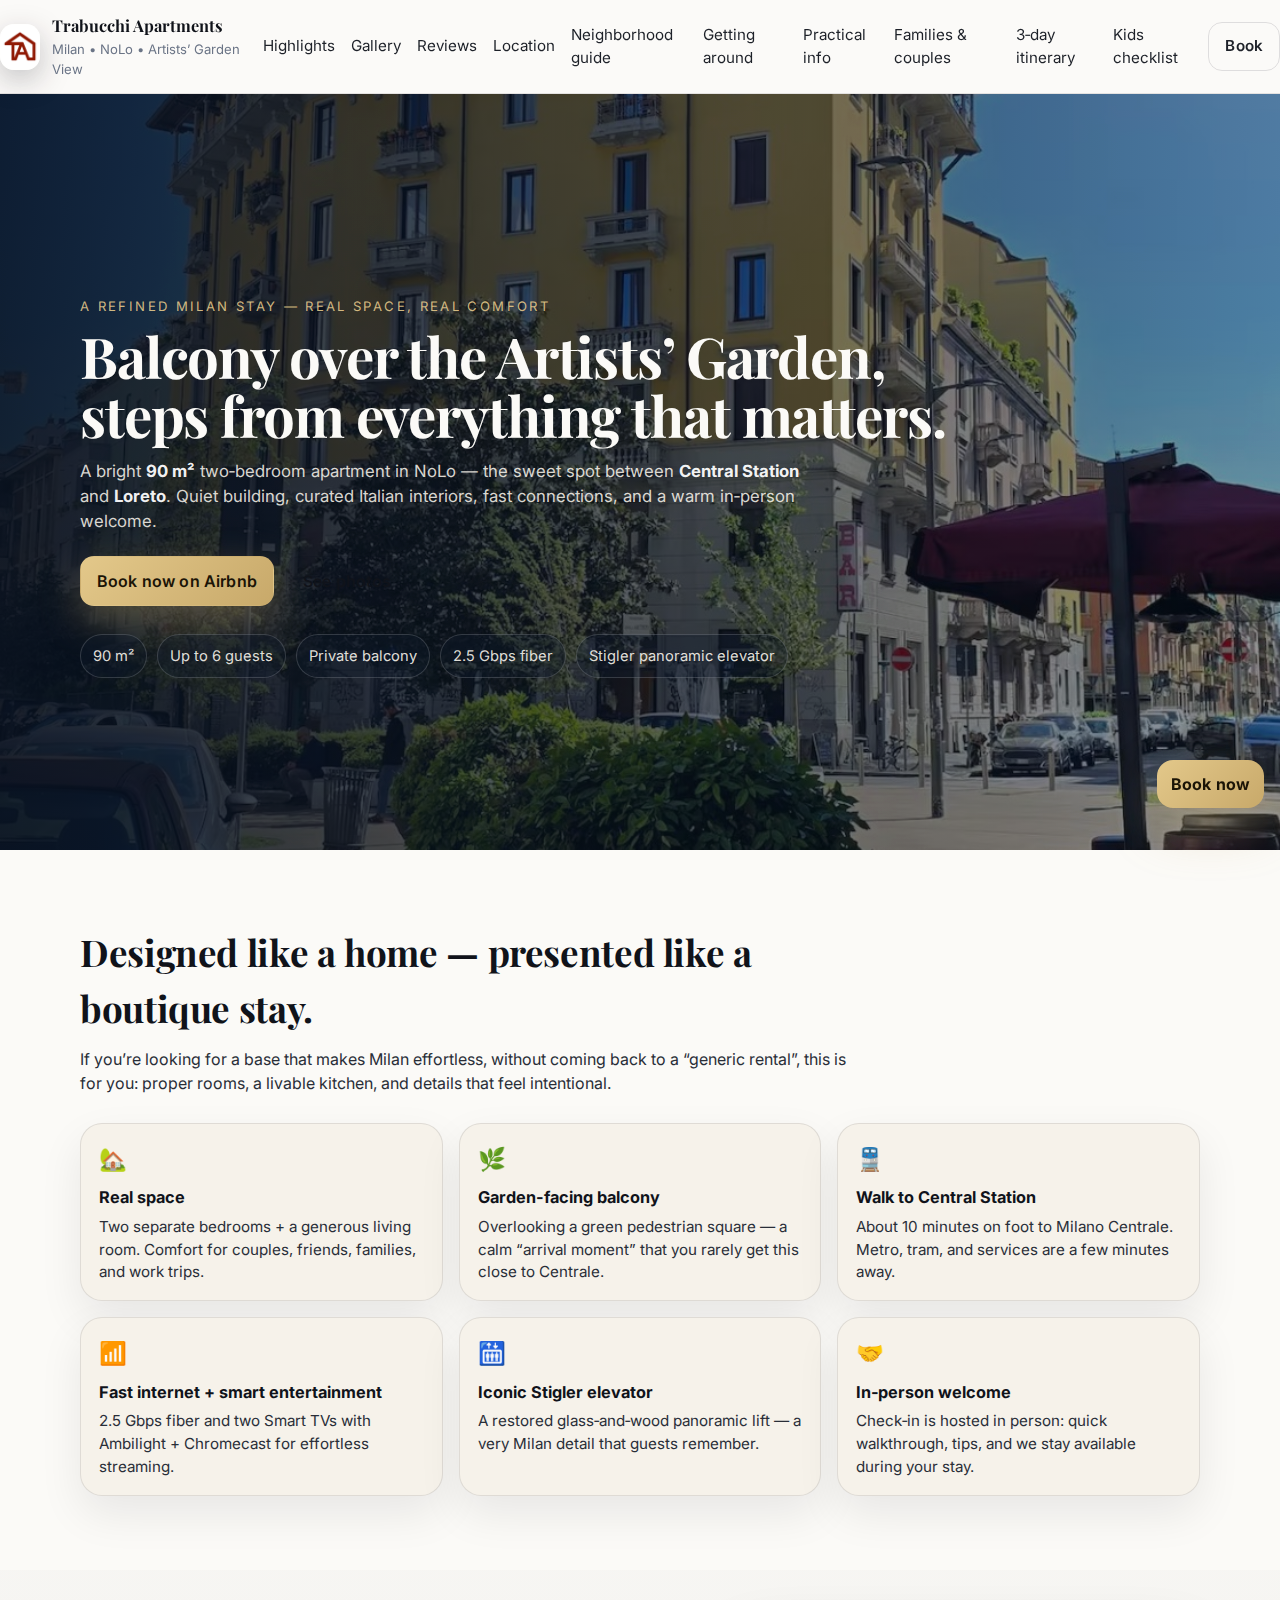
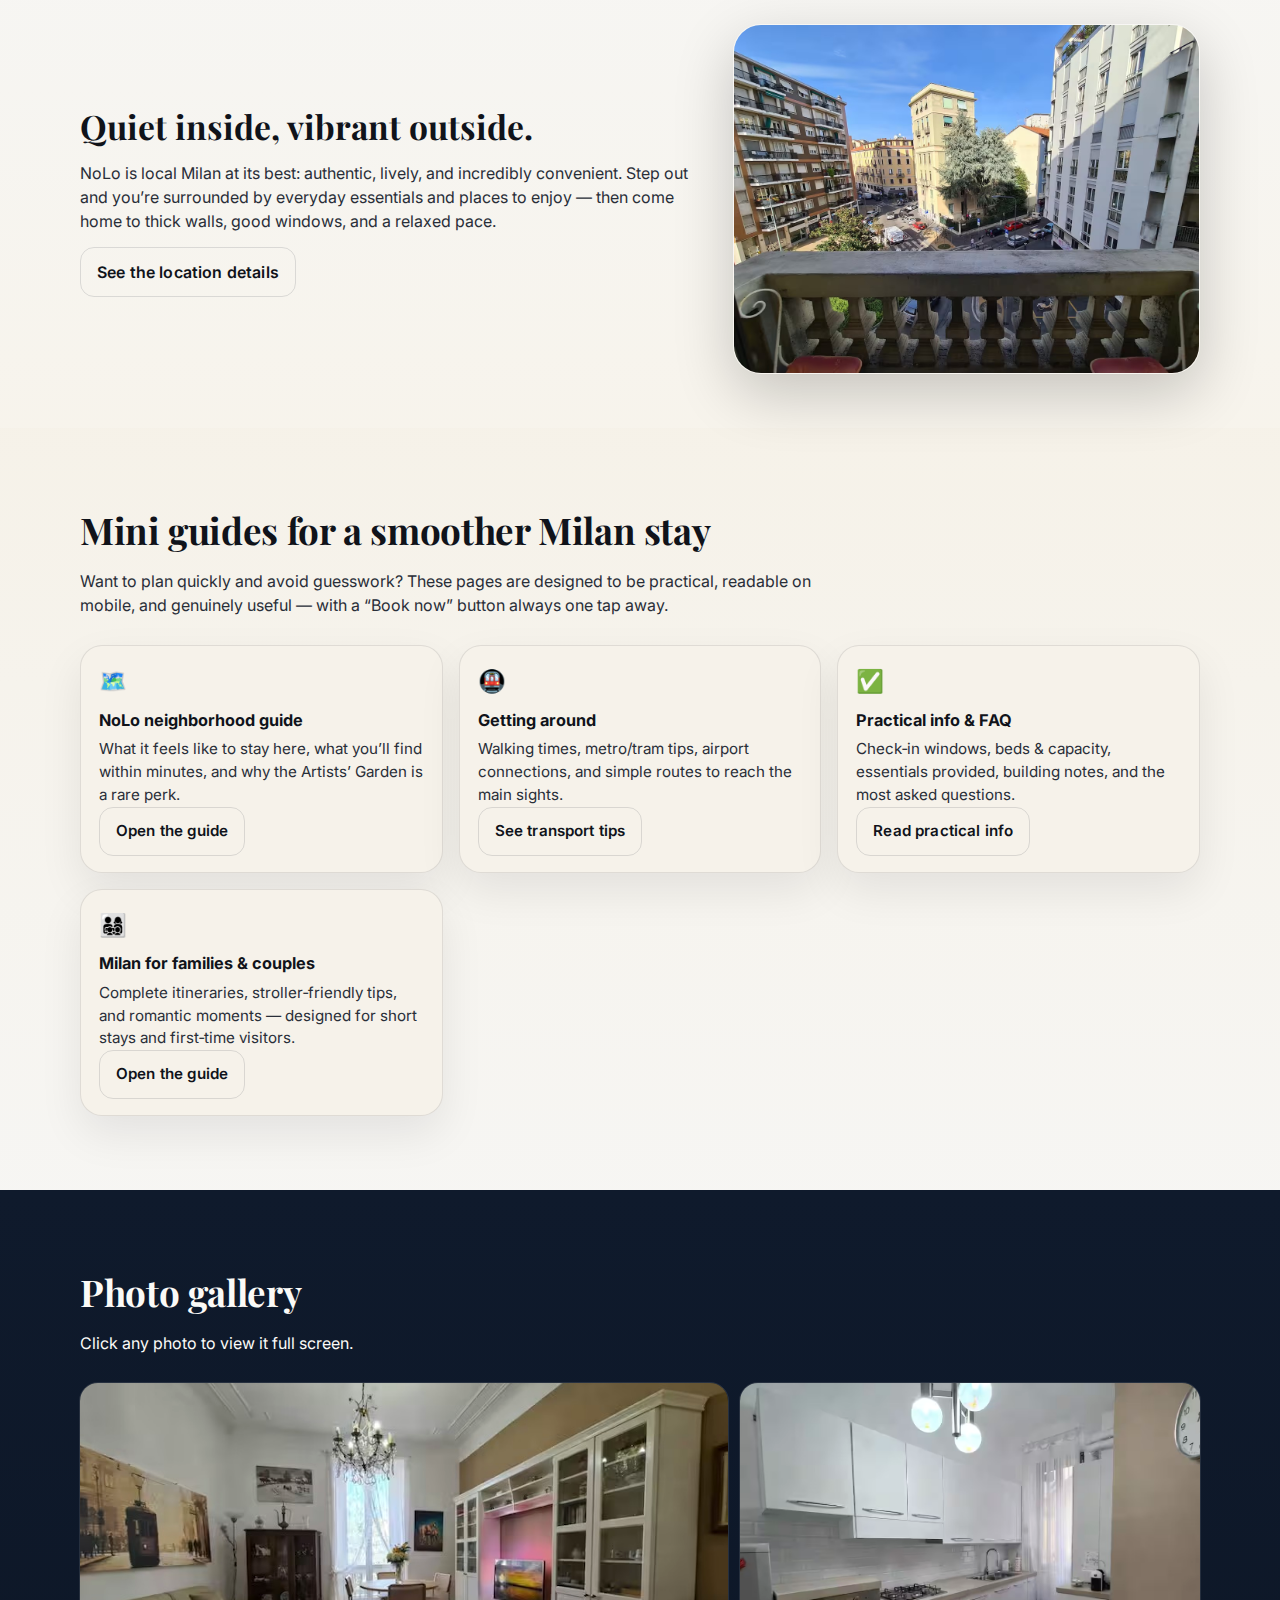
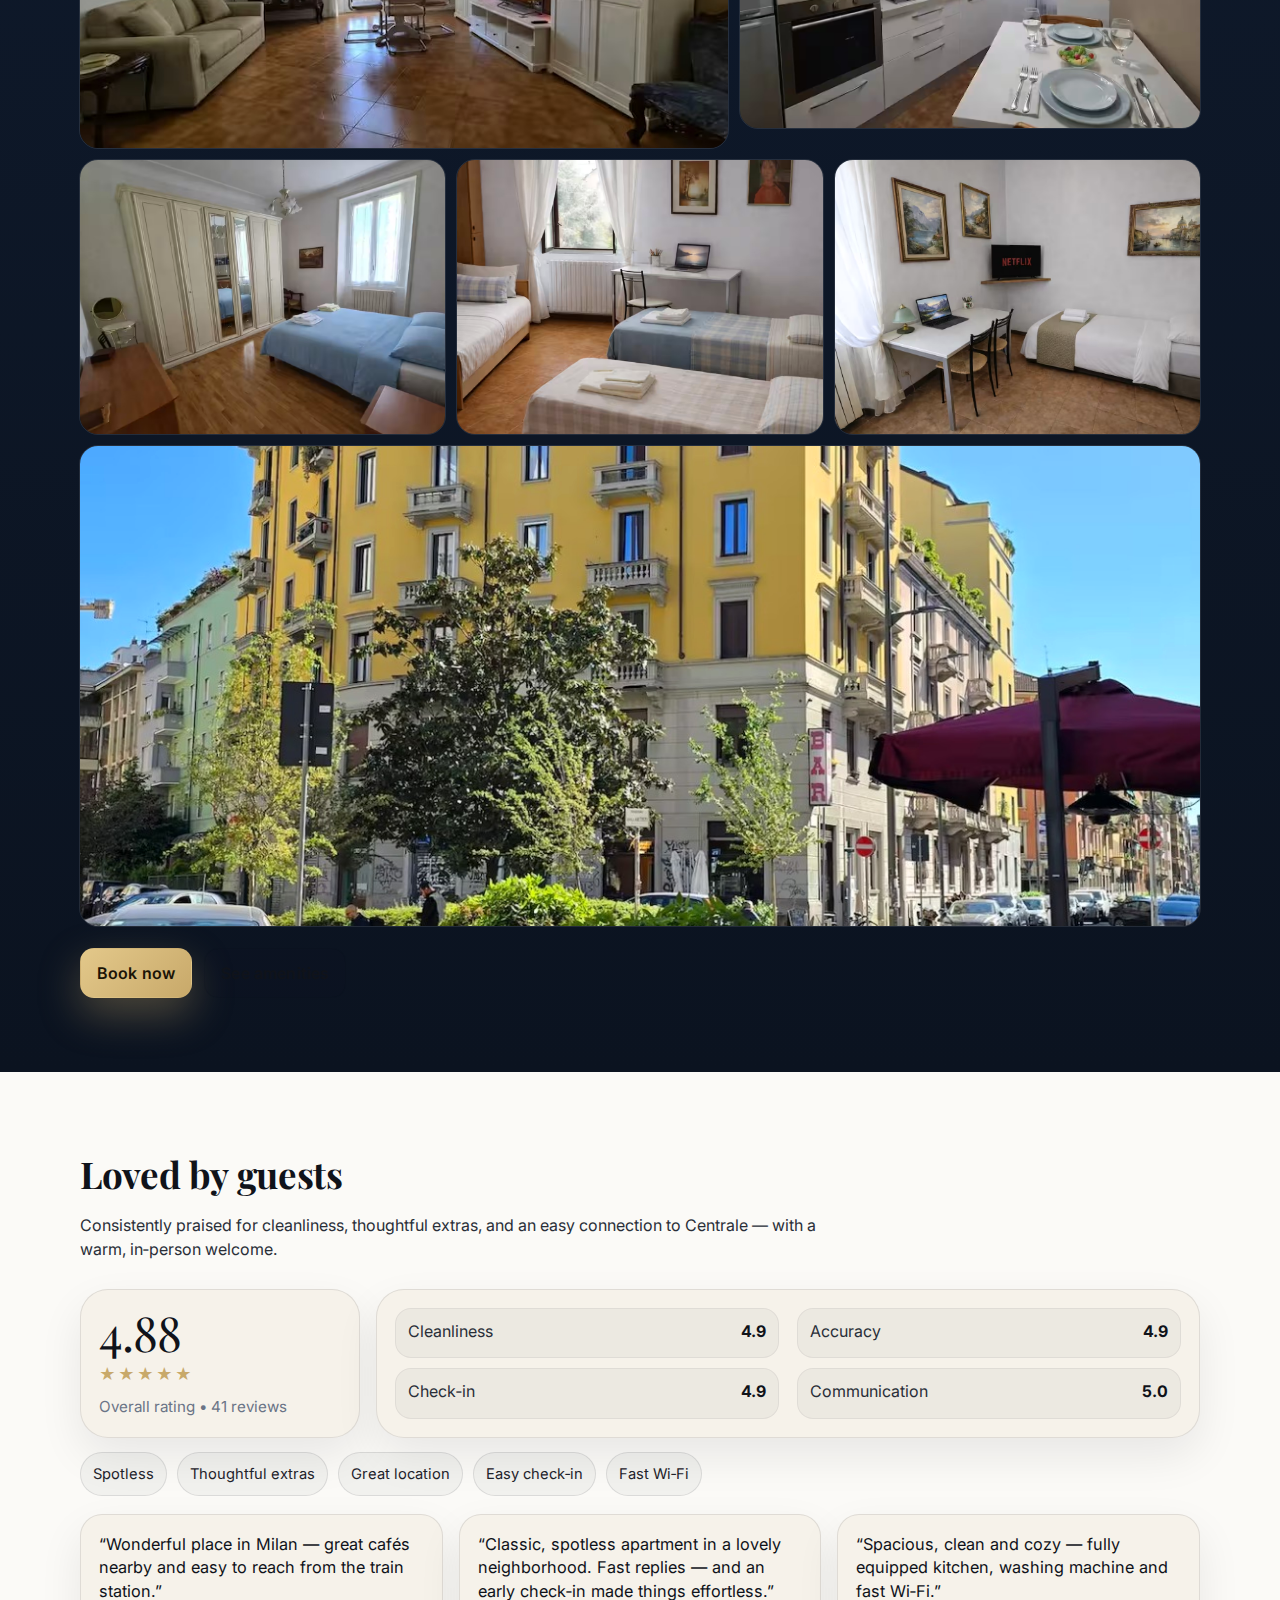
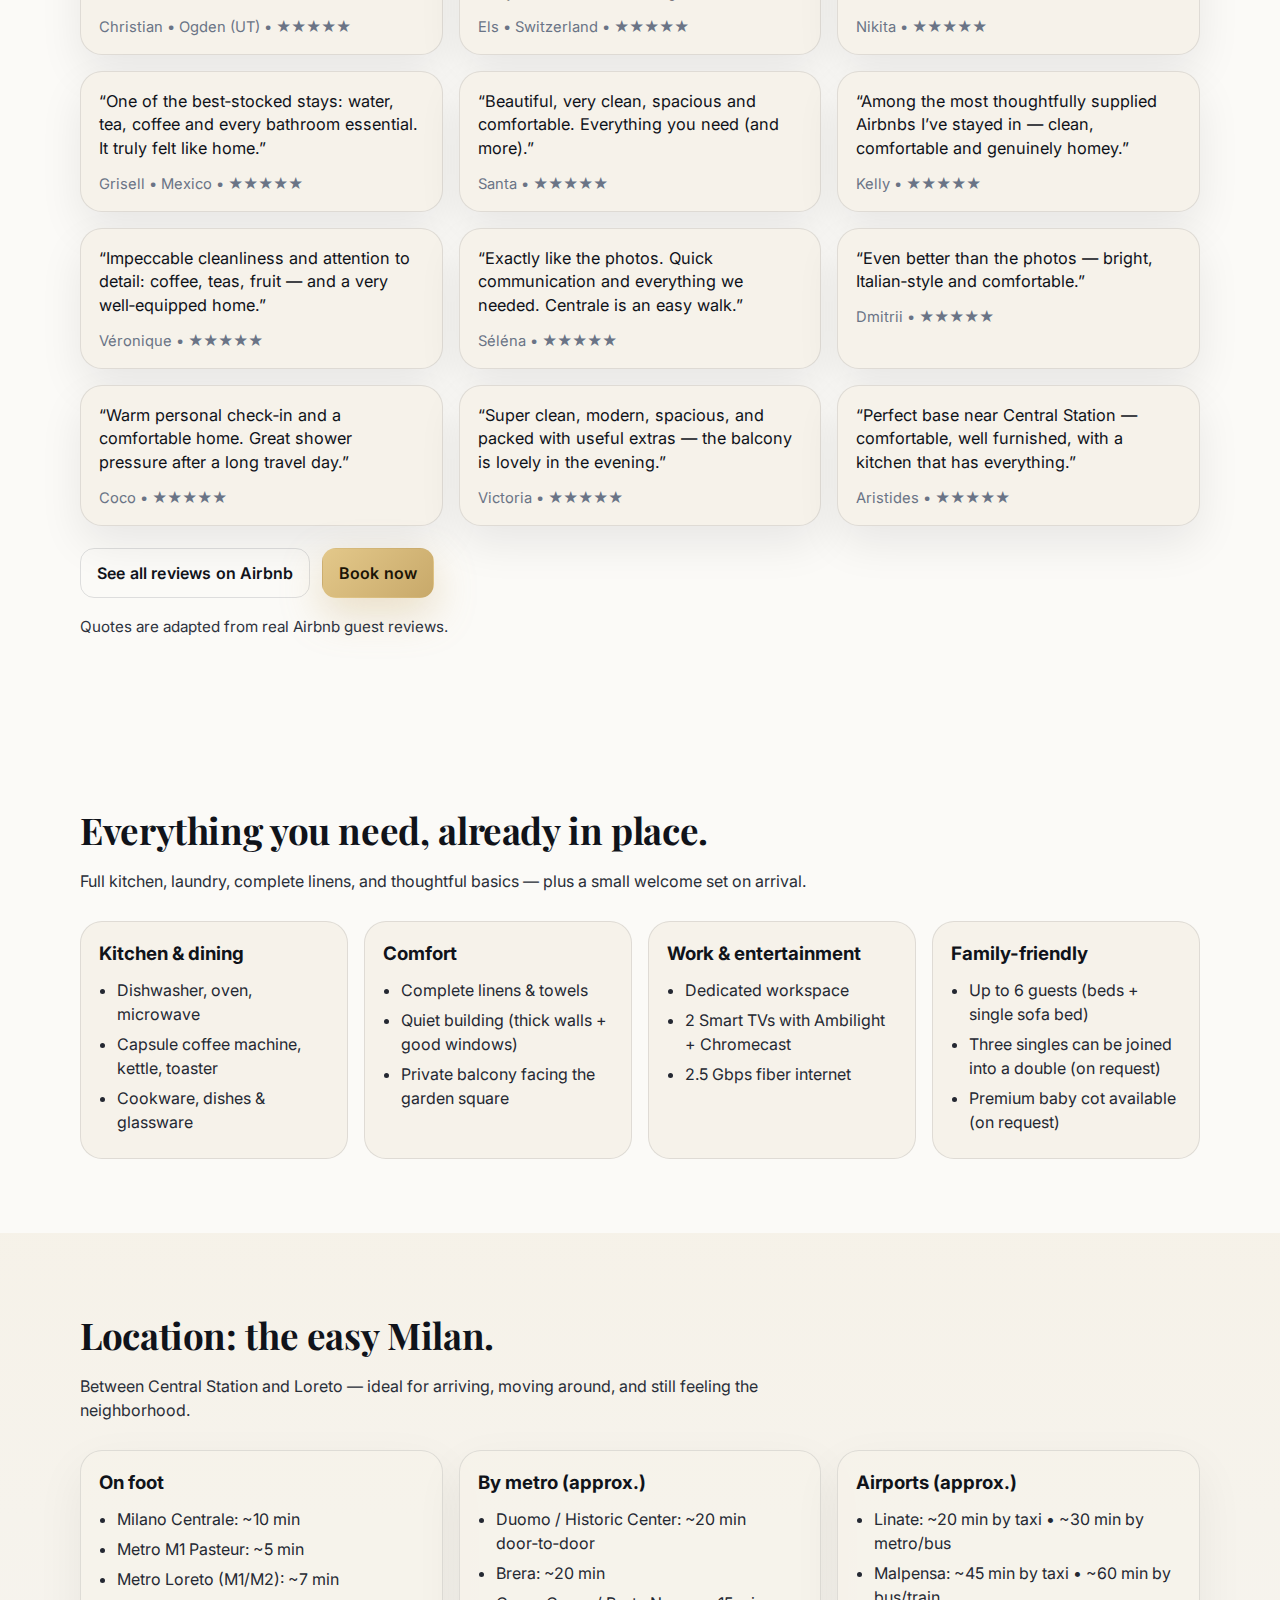
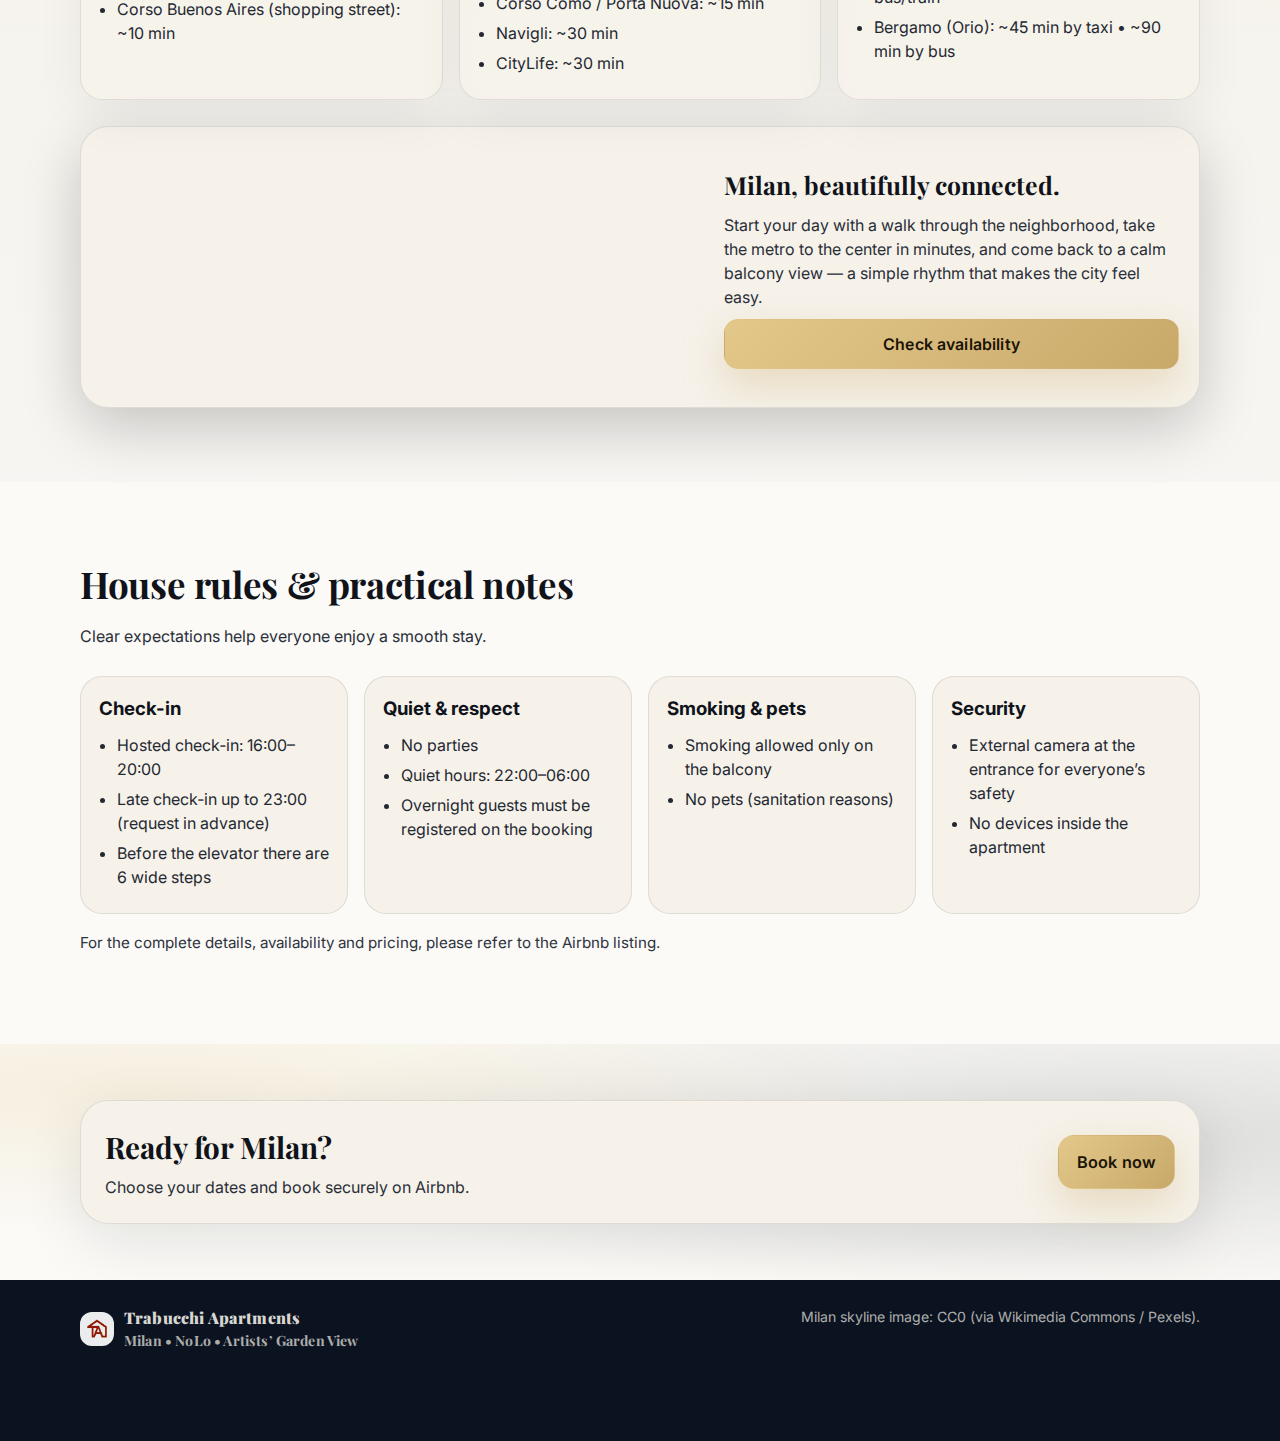
<file: index.html>
<!doctype html>
<html lang="en">
<head>
  <!-- Google tag (gtag.js) -->
<script async src="https://www.googletagmanager.com/gtag/js?id=G-2B6K02C96Y"></script>
<script>
  window.dataLayer = window.dataLayer || [];
  function gtag(){dataLayer.push(arguments);}
  gtag('js', new Date());

  gtag('config', 'G-2B6K02C96Y');
</script>
  <meta charset="utf-8" />
  <meta name="viewport" content="width=device-width, initial-scale=1" />
  <title>Trabucchi Apartments — Artists’ Garden View, Milan</title>
  <meta name="description" content="A refined 90 m² two‑bedroom apartment in Milan (NoLo), with a private balcony overlooking the Artists’ Garden. 10 min walk to Central Station, 2.5 Gbps fiber, Stigler panoramic elevator." />
  <link rel="canonical" href="https://andreatrabucchi.github.io/nolo-centrale-apartment/" />
  <meta name="theme-color" content="#0B1320" />

  <link rel="icon" type="image/png" href="assets/img/favicon-32.png" />
  <link rel="apple-touch-icon" href="assets/img/apple-touch-icon.png" />

  <!-- Open Graph -->
  <meta property="og:title" content="Trabucchi Apartments — Artists’ Garden View, Milan" />
  <meta property="og:description" content="Balcony over a green pedestrian square • 10 min walk to Central Station • 2.5 Gbps fiber • Italian-style interiors." />
  <meta property="og:type" content="website" />
  <meta property="og:image" content="assets/img/exterior-street.jpg" />

  <link rel="preconnect" href="https://fonts.googleapis.com" />
  <link rel="preconnect" href="https://fonts.gstatic.com" crossorigin />
  <link href="https://fonts.googleapis.com/css2?family=Inter:wght@300;400;500;600&family=Playfair+Display:wght@500;600;700&display=swap" rel="stylesheet" />

  <link rel="stylesheet" href="assets/css/styles.css" />
  <script defer src="assets/js/main.js"></script>
  <script type="application/ld+json">
{
  "@context": "https://schema.org",
  "@type": "LodgingBusiness",
  "name": "Trabucchi Apartments — Artists’ Garden View, Milan",
  "url": "https://andreatrabucchi.github.io/nolo-centrale-apartment/",
  "sameAs": "https://www.airbnb.it/rooms/1003542985765959264",
  "areaServed": "Milan, Lombardy, Italy",
  "description": "Refined 90 m² two‑bedroom apartment in Milan (NoLo), with a private balcony overlooking the Artists’ Garden. 10 min walk to Central Station, 2.5 Gbps fiber, Stigler panoramic elevator.",
  "image": [
    "https://andreatrabucchi.github.io/nolo-centrale-apartment/assets/img/living-room.jpg",
    "https://andreatrabucchi.github.io/nolo-centrale-apartment/assets/img/balcony-view.jpg",
    "https://andreatrabucchi.github.io/nolo-centrale-apartment/assets/img/bedroom-1.jpg",
    "https://andreatrabucchi.github.io/nolo-centrale-apartment/assets/img/kitchen.jpg"
  ],
  "aggregateRating": {
    "@type": "AggregateRating",
    "ratingValue": "4.88",
    "ratingCount": "41"
  }
}
  </script>
</head>

<body>
  <!-- Sticky booking (always visible) -->
  <a class="book-fab" href="https://www.airbnb.it/rooms/1003542985765959264" target="_blank" rel="noopener">Book now</a>

  <div class="book-bar" role="region" aria-label="Booking">
    <div class="book-bar__inner">
      <div class="book-bar__text">
        <strong>Artists’ Garden View</strong>
        <span>Check dates & availability on Airbnb</span>
      </div>
      <a class="btn btn--gold" href="https://www.airbnb.it/rooms/1003542985765959264" target="_blank" rel="noopener">Book now</a>
    </div>
  </div>

  <header class="top">
    <nav class="nav">
      <a class="brand" href="#top" aria-label="Home">
        <span class="brand__mark" aria-hidden="true"><img class="brand__logo" src="assets/img/ta-mark.png" alt="" /></span>
        <span class="brand__text">
          <span class="brand__name">Trabucchi Apartments</span>
          <span class="brand__tag">Milan • NoLo • Artists’ Garden View</span>
        </span>
      </a>

      <button class="nav__toggle" type="button" aria-label="Open menu" aria-expanded="false">
        <span></span><span></span><span></span>
      </button>

      <div class="nav__links">
        <a href="#highlights">Highlights</a>
        <a href="#gallery">Gallery</a>
        <a href="#reviews">Reviews</a>
        <a href="#location">Location</a>
        <a href="nolo-neighborhood-guide.html">Neighborhood guide</a>
        <a href="getting-around.html">Getting around</a>
        <a href="practical-info.html">Practical info</a>
        <a href="milan-family-couples-guide.html">Families &amp; couples</a>
        <a href="milan-3-day-itinerary.html">3‑day itinerary</a>
        <a href="milan-with-kids-checklist.html">Kids checklist</a>
        <a class="btn btn--ghost" href="https://www.airbnb.it/rooms/1003542985765959264" target="_blank" rel="noopener">Book</a>
      </div>
    </nav>
  </header>

  <main id="top">
    <!-- HERO -->
    <section class="hero">
      <div class="hero__bg" aria-hidden="true"></div>
      <div class="container hero__content">
        <p class="eyebrow">A refined Milan stay — real space, real comfort</p>
        <h1>Balcony over the Artists’ Garden, steps from everything that matters.</h1>
        <p class="lead">
          A bright <strong>90 m²</strong> two‑bedroom apartment in NoLo — the sweet spot between
          <strong>Central Station</strong> and <strong>Loreto</strong>.
          Quiet building, curated Italian interiors, fast connections, and a warm in‑person welcome.
        </p>

        <div class="hero__cta">
          <a class="btn btn--gold" href="https://www.airbnb.it/rooms/1003542985765959264" target="_blank" rel="noopener">Book now on Airbnb</a>
          <a class="btn btn--soft" href="#gallery">See photos</a>
        </div>

        <div class="hero__chips" aria-label="Key facts">
          <div class="chip">90 m²</div>
          <div class="chip">Up to 6 guests</div>
          <div class="chip">Private balcony</div>
          <div class="chip">2.5 Gbps fiber</div>
          <div class="chip">Stigler panoramic elevator</div>
        </div>
      </div>
    </section>

    <!-- HIGHLIGHTS -->
    <section id="highlights" class="section">
      <div class="container">
        <div class="section__head">
          <h2>Designed like a home — presented like a boutique stay.</h2>
          <p>
            If you’re looking for a base that makes Milan effortless, without coming back to a “generic rental”,
            this is for you: proper rooms, a livable kitchen, and details that feel intentional.
          </p>
        </div>

        <div class="grid cards">
          <article class="card">
            <div class="card__icon" aria-hidden="true">🏡</div>
            <h3>Real space</h3>
            <p>Two separate bedrooms + a generous living room. Comfort for couples, friends, families, and work trips.</p>
          </article>

          <article class="card">
            <div class="card__icon" aria-hidden="true">🌿</div>
            <h3>Garden-facing balcony</h3>
            <p>Overlooking a green pedestrian square — a calm “arrival moment” that you rarely get this close to Centrale.</p>
          </article>

          <article class="card">
            <div class="card__icon" aria-hidden="true">🚆</div>
            <h3>Walk to Central Station</h3>
            <p>About 10 minutes on foot to Milano Centrale. Metro, tram, and services are a few minutes away.</p>
          </article>

          <article class="card">
            <div class="card__icon" aria-hidden="true">📶</div>
            <h3>Fast internet + smart entertainment</h3>
            <p>2.5 Gbps fiber and two Smart TVs with Ambilight + Chromecast for effortless streaming.</p>
          </article>

          <article class="card">
            <div class="card__icon" aria-hidden="true">🛗</div>
            <h3>Iconic Stigler elevator</h3>
            <p>A restored glass‑and‑wood panoramic lift — a very Milan detail that guests remember.</p>
          </article>

          <article class="card">
            <div class="card__icon" aria-hidden="true">🤝</div>
            <h3>In‑person welcome</h3>
            <p>Check‑in is hosted in person: quick walkthrough, tips, and we stay available during your stay.</p>
          </article>
        </div>
      </div>
    </section>

    <!-- FEATURE STRIP -->
    <section class="strip">
      <div class="container strip__inner">
        <div class="strip__copy">
          <h2>Quiet inside, vibrant outside.</h2>
          <p>
            NoLo is local Milan at its best: authentic, lively, and incredibly convenient.
            Step out and you’re surrounded by everyday essentials and places to enjoy —
            then come home to thick walls, good windows, and a relaxed pace.
          </p>
          <a class="btn btn--ghost" href="#location">See the location details</a>
        </div>
        <div class="strip__media">
          <img src="assets/img/balcony-view.jpg" alt="View from the balcony over the neighborhood" loading="lazy" />
        </div>
      </div>
    </section>

    
<!-- GUIDES -->
<section id="guides" class="section section--tint">
  <div class="container">
    <div class="section__head">
      <h2>Mini guides for a smoother Milan stay</h2>
      <p>
        Want to plan quickly and avoid guesswork? These pages are designed to be practical, readable on mobile,
        and genuinely useful — with a “Book now” button always one tap away.
      </p>
    </div>

    <div class="grid cards">
      <article class="card">
        <div class="card__icon" aria-hidden="true">🗺️</div>
        <h3>NoLo neighborhood guide</h3>
        <p>What it feels like to stay here, what you’ll find within minutes, and why the Artists’ Garden is a rare perk.</p>
        <p><a class="btn btn--ghost" href="nolo-neighborhood-guide.html">Open the guide</a></p>
      </article>

      <article class="card">
        <div class="card__icon" aria-hidden="true">🚇</div>
        <h3>Getting around</h3>
        <p>Walking times, metro/tram tips, airport connections, and simple routes to reach the main sights.</p>
        <p><a class="btn btn--ghost" href="getting-around.html">See transport tips</a></p>
      </article>

      <article class="card">
        <div class="card__icon" aria-hidden="true">✅</div>
        <h3>Practical info & FAQ</h3>
        <p>Check‑in windows, beds & capacity, essentials provided, building notes, and the most asked questions.</p>
        <p><a class="btn btn--ghost" href="practical-info.html">Read practical info</a></p>
      </article>

      <article class="card">
        <div class="card__icon" aria-hidden="true">👨‍👩‍👧‍👦</div>
        <h3>Milan for families &amp; couples</h3>
        <p>Complete itineraries, stroller‑friendly tips, and romantic moments — designed for short stays and first‑time visitors.</p>
        <p><a class="btn btn--ghost" href="milan-family-couples-guide.html">Open the guide</a></p>
      </article>
    </div>
  </div>
</section>

    <!-- GALLERY -->
    <section id="gallery" class="section section--dark">
      <div class="container">
        <div class="section__head section__head--dark">
          <h2>Photo gallery</h2>
          <p>Click any photo to view it full screen.</p>
        </div>

        <div class="gallery" aria-label="Gallery">
          <button class="gallery__item" data-full="assets/img/living-room.jpg" aria-label="Open photo: living room">
            <img src="assets/img/living-room.jpg" alt="Living room" loading="lazy" />
          </button>

          <button class="gallery__item" data-full="assets/img/kitchen.jpg" aria-label="Open photo: kitchen">
            <img src="assets/img/kitchen.jpg" alt="Fully equipped kitchen with dining area" loading="lazy" />
          </button>

          <button class="gallery__item" data-full="assets/img/bedroom-1.jpg" aria-label="Open photo: bedroom 1">
            <img src="assets/img/bedroom-1.jpg" alt="Bedroom 1 with wardrobe and natural light" loading="lazy" />
          </button>

          <button class="gallery__item" data-full="assets/img/bedroom-2.jpg" aria-label="Open photo: bedroom 2">
            <img src="assets/img/bedroom-2.jpg" alt="Bedroom 2 with multiple single beds" loading="lazy" />
          </button>

          <button class="gallery__item" data-full="assets/img/workspace.jpg" aria-label="Open photo: workspace">
            <img src="assets/img/workspace.jpg" alt="Dedicated workspace with desk and TV" loading="lazy" />
          </button>

          <button class="gallery__item" data-full="assets/img/exterior-street.jpg" aria-label="Open photo: neighborhood and building">
            <img src="assets/img/exterior-street.jpg" alt="Neighborhood and building exterior" loading="lazy" />
          </button>
        </div>

        <div class="cta-row">
          <a class="btn btn--gold" href="https://www.airbnb.it/rooms/1003542985765959264" target="_blank" rel="noopener">Book now</a>
          <a class="btn btn--soft" href="#amenities">See amenities</a>
        </div>
      </div>
    </section>


    <!-- REVIEWS -->
    <section id="reviews" class="section">
      <div class="container">
        <div class="section__head">
          <h2>Loved by guests</h2>
          <p>
            Consistently praised for cleanliness, thoughtful extras, and an easy connection to Centrale — with a warm, in‑person welcome.
          </p>
        </div>

        <div class="rating-row" aria-label="Guest rating summary">
          <div class="rating-card">
            <div class="rating-card__score">4.88</div>
            <div class="rating-card__stars" aria-hidden="true">★★★★★</div>
            <div class="rating-card__meta">Overall rating • 41 reviews</div>
          </div>

          <div class="rating-list" aria-label="Category ratings">
            <div class="rating-list__item"><span>Cleanliness</span><strong>4.9</strong></div>
            <div class="rating-list__item"><span>Accuracy</span><strong>4.9</strong></div>
            <div class="rating-list__item"><span>Check‑in</span><strong>4.9</strong></div>
            <div class="rating-list__item"><span>Communication</span><strong>5.0</strong></div>
          </div>
        </div>

        <div class="review-chips" aria-label="Most mentioned">
          <span class="chip chip--light">Spotless</span>
          <span class="chip chip--light">Thoughtful extras</span>
          <span class="chip chip--light">Great location</span>
          <span class="chip chip--light">Easy check‑in</span>
          <span class="chip chip--light">Fast Wi‑Fi</span>
        </div>

        <div class="grid review-cards" aria-label="Guest quotes">
          <figure class="review">
            <blockquote>“Wonderful place in Milan — great cafés nearby and easy to reach from the train station.”</blockquote>
            <figcaption>Christian • Ogden (UT) • ★★★★★</figcaption>
          </figure>

          <figure class="review">
            <blockquote>“Classic, spotless apartment in a lovely neighborhood. Fast replies — and an early check‑in made things effortless.”</blockquote>
            <figcaption>Els • Switzerland • ★★★★★</figcaption>
          </figure>

          <figure class="review">
            <blockquote>“Spacious, clean and cozy — fully equipped kitchen, washing machine and fast Wi‑Fi.”</blockquote>
            <figcaption>Nikita • ★★★★★</figcaption>
          </figure>

          <figure class="review">
            <blockquote>“One of the best‑stocked stays: water, tea, coffee and every bathroom essential. It truly felt like home.”</blockquote>
            <figcaption>Grisell • Mexico • ★★★★★</figcaption>
          </figure>

          <figure class="review">
            <blockquote>“Beautiful, very clean, spacious and comfortable. Everything you need (and more).”</blockquote>
            <figcaption>Santa • ★★★★★</figcaption>
          </figure>

          <figure class="review">
            <blockquote>“Among the most thoughtfully supplied Airbnbs I’ve stayed in — clean, comfortable and genuinely homey.”</blockquote>
            <figcaption>Kelly • ★★★★★</figcaption>
          </figure>

          <figure class="review">
            <blockquote>“Impeccable cleanliness and attention to detail: coffee, teas, fruit — and a very well‑equipped home.”</blockquote>
            <figcaption>Véronique • ★★★★★</figcaption>
          </figure>

          <figure class="review">
            <blockquote>“Exactly like the photos. Quick communication and everything we needed. Centrale is an easy walk.”</blockquote>
            <figcaption>Séléna • ★★★★★</figcaption>
          </figure>

          <figure class="review">
            <blockquote>“Even better than the photos — bright, Italian‑style and comfortable.”</blockquote>
            <figcaption>Dmitrii • ★★★★★</figcaption>
          </figure>

          <figure class="review">
            <blockquote>“Warm personal check‑in and a comfortable home. Great shower pressure after a long travel day.”</blockquote>
            <figcaption>Coco • ★★★★★</figcaption>
          </figure>

          <figure class="review">
            <blockquote>“Super clean, modern, spacious, and packed with useful extras — the balcony is lovely in the evening.”</blockquote>
            <figcaption>Victoria • ★★★★★</figcaption>
          </figure>

          <figure class="review">
            <blockquote>“Perfect base near Central Station — comfortable, well furnished, with a kitchen that has everything.”</blockquote>
            <figcaption>Aristides • ★★★★★</figcaption>
          </figure>
        </div>

        <div class="cta-row">
          <a class="btn btn--ghost" href="https://www.airbnb.it/rooms/1003542985765959264" target="_blank" rel="noopener">See all reviews on Airbnb</a>
          <a class="btn btn--gold" href="https://www.airbnb.it/rooms/1003542985765959264" target="_blank" rel="noopener">Book now</a>
        </div>

        <div class="fineprint">
          <p>Quotes are adapted from real Airbnb guest reviews.</p>
        </div>
      </div>
    </section>

    <!-- AMENITIES -->
    <section id="amenities" class="section">
      <div class="container">
        <div class="section__head">
          <h2>Everything you need, already in place.</h2>
          <p>
            Full kitchen, laundry, complete linens, and thoughtful basics — plus a small welcome set on arrival.
          </p>
        </div>

        <div class="grid amen">
          <div class="amen__group">
            <h3>Kitchen & dining</h3>
            <ul>
              <li>Dishwasher, oven, microwave</li>
              <li>Capsule coffee machine, kettle, toaster</li>
              <li>Cookware, dishes & glassware</li>
            </ul>
          </div>

          <div class="amen__group">
            <h3>Comfort</h3>
            <ul>
              <li>Complete linens & towels</li>
              <li>Quiet building (thick walls + good windows)</li>
              <li>Private balcony facing the garden square</li>
            </ul>
          </div>

          <div class="amen__group">
            <h3>Work & entertainment</h3>
            <ul>
              <li>Dedicated workspace</li>
              <li>2 Smart TVs with Ambilight + Chromecast</li>
              <li>2.5 Gbps fiber internet</li>
            </ul>
          </div>

          <div class="amen__group">
            <h3>Family-friendly</h3>
            <ul>
              <li>Up to 6 guests (beds + single sofa bed)</li>
              <li>Three singles can be joined into a double (on request)</li>
              <li>Premium baby cot available (on request)</li>
            </ul>
          </div>
        </div>
      </div>
    </section>

    <!-- LOCATION -->
    <section id="location" class="section section--tint">
      <div class="container">
        <div class="section__head">
          <h2>Location: the easy Milan.</h2>
          <p>
            Between Central Station and Loreto — ideal for arriving, moving around, and still feeling the neighborhood.
          </p>
        </div>

        <div class="grid loc">
          <div class="loc__card">
            <h3>On foot</h3>
            <ul>
              <li>Milano Centrale: ~10 min</li>
              <li>Metro M1 Pasteur: ~5 min</li>
              <li>Metro Loreto (M1/M2): ~7 min</li>
              <li>Corso Buenos Aires (shopping street): ~10 min</li>
            </ul>
          </div>

          <div class="loc__card">
            <h3>By metro (approx.)</h3>
            <ul>
              <li>Duomo / Historic Center: ~20 min door‑to‑door</li>
              <li>Brera: ~20 min</li>
              <li>Corso Como / Porta Nuova: ~15 min</li>
              <li>Navigli: ~30 min</li>
              <li>CityLife: ~30 min</li>
            </ul>
          </div>

          <div class="loc__card">
            <h3>Airports (approx.)</h3>
            <ul>
              <li>Linate: ~20 min by taxi • ~30 min by metro/bus</li>
              <li>Malpensa: ~45 min by taxi • ~60 min by bus/train</li>
              <li>Bergamo (Orio): ~45 min by taxi • ~90 min by bus</li>
            </ul>
          </div>
        </div>

        <div class="milan-card">
          <img src="assets/img/milan-skyline.jpg" alt="Milan skyline" loading="lazy" />
          <div class="milan-card__copy">
            <h3>Milan, beautifully connected.</h3>
            <p>
              Start your day with a walk through the neighborhood, take the metro to the center in minutes,
              and come back to a calm balcony view — a simple rhythm that makes the city feel easy.
            </p>
            <a class="btn btn--gold" href="https://www.airbnb.it/rooms/1003542985765959264" target="_blank" rel="noopener">Check availability</a>
          </div>
        </div>
      </div>
    </section>

    <!-- RULES -->
    <section id="rules" class="section">
      <div class="container">
        <div class="section__head">
          <h2>House rules & practical notes</h2>
          <p>Clear expectations help everyone enjoy a smooth stay.</p>
        </div>

        <div class="grid rules">
          <div class="rules__card">
            <h3>Check-in</h3>
            <ul>
              <li>Hosted check‑in: 16:00–20:00</li>
              <li>Late check‑in up to 23:00 (request in advance)</li>
              <li>Before the elevator there are 6 wide steps</li>
            </ul>
          </div>

          <div class="rules__card">
            <h3>Quiet & respect</h3>
            <ul>
              <li>No parties</li>
              <li>Quiet hours: 22:00–06:00</li>
              <li>Overnight guests must be registered on the booking</li>
            </ul>
          </div>

          <div class="rules__card">
            <h3>Smoking & pets</h3>
            <ul>
              <li>Smoking allowed only on the balcony</li>
              <li>No pets (sanitation reasons)</li>
            </ul>
          </div>

          <div class="rules__card">
            <h3>Security</h3>
            <ul>
              <li>External camera at the entrance for everyone’s safety</li>
              <li>No devices inside the apartment</li>
            </ul>
          </div>
        </div>

        <div class="fineprint">
          <p>
            For the complete details, availability and pricing, please refer to the Airbnb listing.
          </p>
        </div>
      </div>
    </section>

    <!-- FINAL CTA -->
    <section class="final">
      <div class="container final__inner">
        <div>
          <h2>Ready for Milan?</h2>
          <p>Choose your dates and book securely on Airbnb.</p>
        </div>
        <a class="btn btn--gold btn--large" href="https://www.airbnb.it/rooms/1003542985765959264" target="_blank" rel="noopener">Book now</a>
      </div>
    </section>
  </main>

  <footer class="footer">
    <div class="container footer__inner">
      <div class="footer__brand">
        <a class="footer__logo-link" href="assets/img/ta-logo.png" target="_blank" rel="noopener"><img src="assets/img/ta-mark.png" alt="Trabucchi Apartments" /></a>
        <div>
          <strong>Trabucchi Apartments</strong>
          <div class="footer__small">Milan • NoLo • Artists’ Garden View</div>
        </div>
      </div>
      <div class="footer__small">
        Milan skyline image: CC0 (via Wikimedia Commons / Pexels).
      </div>
    </div>
  </footer>

  <!-- Lightbox -->
  <div class="lightbox" aria-hidden="true">
    <button class="lightbox__close" type="button" aria-label="Close">×</button>
    <img class="lightbox__img" alt="" />
  </div>
</body>
</html>
</file>
<file: assets/css/styles.css>
:root{
  --bg:#0B1320;
  --bg2:#0F1A2C;
  --ink:#10131A;
  --paper:#F6F2EA;
  --paper2:#FBFAF7;
  --muted:#6A7486;
  --gold:#C8A96A;
  --gold2:#E3C88A;
  --line:rgba(16,19,26,.10);
  --shadow: 0 20px 60px rgba(0,0,0,.20);
  --radius: 22px;
  --radius2: 28px;
}

*{box-sizing:border-box}
html{scroll-behavior:smooth}
body{
  margin:0;
  font-family:Inter,system-ui,-apple-system,Segoe UI,Roboto,Arial,sans-serif;
  color:var(--ink);
  background:var(--paper2);
  line-height:1.5;
}

img{max-width:100%; display:block}

.container{
  width:min(1120px, calc(100% - 40px));
  margin-inline:auto;
}

.top{
  position:sticky;
  top:0;
  z-index:20;
  backdrop-filter: blur(10px);
  background: color-mix(in srgb, var(--paper2) 80%, transparent);
  border-bottom:1px solid var(--line);
}

.nav{
  display:flex;
  align-items:center;
  justify-content:space-between;
  gap:16px;
  padding:14px 0;
}

.brand{
  display:flex;
  align-items:center;
  gap:12px;
  text-decoration:none;
  color:inherit;
  min-width: 220px;
}

.brand__mark{
  width:46px;height:46px;
  border-radius:14px;
  display:grid;place-items:center;
  background: rgba(255,255,255,.92);
  border: 1px solid rgba(255,255,255,.18);
  box-shadow: 0 10px 30px rgba(11,19,32,.25);
  overflow:hidden;
}

.brand__logo{
  width:38px;height:38px;
  display:block;
}


.brand__name{
  font-family:"Playfair Display", serif;
  font-weight:700;
  font-size:1.02rem;
  line-height:1.05;
}
.brand__tag{
  display:block;
  font-size:.82rem;
  color:var(--muted);
  margin-top:2px;
}

.nav__links{
  display:flex;
  align-items:center;
  gap:16px;
}

.nav__links a{
  text-decoration:none;
  color:color-mix(in srgb, var(--ink) 86%, var(--muted));
  font-size:.95rem;
}
.nav__links a:hover{color:var(--ink)}

.nav__toggle{
  display:none;
  width:42px;height:42px;
  border-radius:14px;
  border:1px solid var(--line);
  background:transparent;
}
.nav__toggle span{
  display:block;
  width:18px;height:2px;
  background:var(--ink);
  margin:4px auto;
  border-radius:2px;
}

.btn{
  display:inline-flex;
  align-items:center;
  justify-content:center;
  gap:.5rem;
  padding:12px 16px;
  border-radius:14px;
  text-decoration:none;
  border:1px solid transparent;
  font-weight:600;
  letter-spacing:.01em;
  transition: transform .15s ease, box-shadow .15s ease, background .15s ease;
  cursor:pointer;
}
.btn:hover{transform: translateY(-1px)}
.btn--gold{
  background:linear-gradient(135deg, var(--gold2), var(--gold));
  color:#1B1406;
  box-shadow: 0 16px 40px rgba(200,169,106,.35);
}
.btn--soft{
  background:rgba(11,19,32,.06);
  color:var(--ink);
  border-color:rgba(11,19,32,.10);
}
.btn--ghost{
  background:transparent;
  color:var(--ink);
  border-color:rgba(11,19,32,.12);
}
.btn--large{
  padding:14px 18px;
  border-radius:16px;
  font-size:1.02rem;
}

.section{
  padding:74px 0;
}
.section--dark{
  background:linear-gradient(180deg, var(--bg2), var(--bg));
  color:var(--paper2);
}
.section--tint{
  background:linear-gradient(180deg, rgba(200,169,106,.10), rgba(11,19,32,.02));
}

.section__head{
  display:grid;
  gap:12px;
  max-width: 780px;
  margin-bottom: 28px;
}
.section__head h2{
  margin:0;
  font-family:"Playfair Display", serif;
  font-size: clamp(1.55rem, 3vw, 2.3rem);
  letter-spacing: -.01em;
}
.section__head p{margin:0; color:color-mix(in srgb, var(--ink) 72%, var(--muted))}
.section__head--dark p{color: color-mix(in srgb, var(--paper2) 86%, #ffffff)}

.hero{
  position:relative;
  min-height: 84vh;
  display:grid;
  align-items:center;
  overflow:hidden;
  background: var(--bg);
}
.hero__bg{
  position:absolute;
  inset:0;
  background:
    linear-gradient(90deg, rgba(11,19,32,.92) 0%, rgba(11,19,32,.62) 55%, rgba(11,19,32,.42) 100%),
    var(--hero-image, url("../img/exterior-street.jpg"));
  background-size: cover;
  background-position: center;
  transform: scale(1.03);
  filter: saturate(1.05) contrast(1.02);
}
.hero__content{
  position:relative;
  padding: 110px 0 80px;
  color: var(--paper2);
}
.eyebrow{
  margin:0 0 10px;
  color: rgba(227,200,138,.92);
  letter-spacing:.18em;
  text-transform: uppercase;
  font-size:.82rem;
}
.hero h1{
  margin:0;
  font-family:"Playfair Display", serif;
  font-size: clamp(2.1rem, 4.4vw, 3.6rem);
  line-height:1.05;
  letter-spacing: -.02em;
  max-width: 900px;
}
.lead{
  margin: 14px 0 0;
  max-width: 740px;
  font-size: 1.05rem;
  color: rgba(246,242,234,.88);
}
.lead strong{color:rgba(255,255,255,.96)}
.hero__cta{
  display:flex;
  gap:12px;
  flex-wrap:wrap;
  margin-top: 22px;
}
.hero__chips{
  display:flex;
  gap:10px;
  flex-wrap:wrap;
  margin-top: 28px;
}
.chip{
  padding:10px 12px;
  border-radius: 999px;
  border:1px solid rgba(255,255,255,.16);
  background: rgba(15,26,44,.35);
  font-size:.92rem;
  color: rgba(246,242,234,.92);
}

.grid{
  display:grid;
  gap:16px;
}
.cards{
  grid-template-columns: repeat(3, minmax(0,1fr));
}
.card{
  background: var(--paper);
  border:1px solid var(--line);
  border-radius: var(--radius);
  padding:18px 18px 16px;
  box-shadow: 0 18px 44px rgba(16,19,26,.08);
}
.card__icon{font-size:1.4rem}
.card h3{
  margin:10px 0 6px;
  font-size:1.02rem;
}
.card p{
  margin:0;
  color: color-mix(in srgb, var(--ink) 72%, var(--muted));
  font-size:.95rem;
}

.strip{
  padding: 0;
  background: linear-gradient(180deg, rgba(11,19,32,.02), rgba(200,169,106,.08));
}
.strip__inner{
  display:grid;
  grid-template-columns: 1.15fr .85fr;
  gap: 22px;
  align-items:center;
  padding: 54px 0;
}
.strip__copy h2{
  margin:0;
  font-family:"Playfair Display", serif;
  font-size: clamp(1.45rem, 3vw, 2.1rem);
}
.strip__copy p{
  margin:10px 0 14px;
  color: color-mix(in srgb, var(--ink) 72%, var(--muted));
}
.strip__media img{
  border-radius: var(--radius2);
  box-shadow: var(--shadow);
  border:1px solid rgba(255,255,255,.16);
}

.gallery{
  display:grid;
  grid-template-columns: repeat(12, 1fr);
  gap: 12px;
}
.gallery__item{
  border:0;
  padding:0;
  border-radius: 18px;
  overflow:hidden;
  background:transparent;
  cursor:pointer;
  position:relative;
  outline: 1px solid rgba(255,255,255,.10);
}
.gallery__item img{
  width:100%;
  height:100%;
  object-fit:cover;
  transform: scale(1.01);
  transition: transform .25s ease, filter .25s ease;
  filter: saturate(1.05) contrast(1.02);
}
.gallery__item:hover img{transform: scale(1.04)}
.gallery__item:nth-child(1){grid-column: span 7; aspect-ratio: 16/9}
.gallery__item:nth-child(2){grid-column: span 5; aspect-ratio: 4/3}
.gallery__item:nth-child(3){grid-column: span 4; aspect-ratio: 4/3}
.gallery__item:nth-child(4){grid-column: span 4; aspect-ratio: 4/3}
.gallery__item:nth-child(5){grid-column: span 4; aspect-ratio: 4/3}
.gallery__item:nth-child(6){grid-column: span 12; aspect-ratio: 21/9}

.cta-row{
  display:flex;
  gap:12px;
  flex-wrap:wrap;
  margin-top: 22px;
}

.amen{
  grid-template-columns: repeat(4, minmax(0,1fr));
}
.amen__group{
  background: var(--paper);
  border:1px solid var(--line);
  border-radius: var(--radius);
  padding: 18px;
}
.amen__group h3{margin:0 0 10px}
.amen__group ul{margin:0; padding-left: 18px; color:color-mix(in srgb, var(--ink) 78%, var(--muted))}
.amen__group li{margin:6px 0}

.loc{
  grid-template-columns: repeat(3, minmax(0,1fr));
}
.loc__card{
  background: rgba(246,242,234,.86);
  border:1px solid rgba(11,19,32,.10);
  border-radius: var(--radius);
  padding: 18px;
  box-shadow: 0 18px 50px rgba(11,19,32,.06);
}
.loc__card h3{margin:0 0 10px}
.loc__card ul{margin:0; padding-left:18px; color:color-mix(in srgb, var(--ink) 78%, var(--muted))}
.loc__card li{margin:6px 0}

.milan-card{
  margin-top: 26px;
  display:grid;
  grid-template-columns: 1.1fr .9fr;
  gap: 18px;
  background: var(--paper);
  border:1px solid rgba(11,19,32,.10);
  border-radius: var(--radius2);
  overflow:hidden;
  box-shadow: var(--shadow);
}
.milan-card img{
  height:100%;
  object-fit:cover;
  min-height: 280px;
}
.milan-card__copy{
  padding: 20px;
  display:grid;
  gap: 10px;
  align-content:center;
}
.milan-card__copy h3{
  margin:0;
  font-family:"Playfair Display", serif;
  font-size:1.55rem;
}
.milan-card__copy p{
  margin:0;
  color: color-mix(in srgb, var(--ink) 72%, var(--muted));
}

.rules{
  grid-template-columns: repeat(4, minmax(0,1fr));
}
.rules__card{
  background: var(--paper);
  border:1px solid var(--line);
  border-radius: var(--radius);
  padding: 18px;
}
.rules__card h3{margin:0 0 10px}
.rules__card ul{margin:0; padding-left: 18px; color:color-mix(in srgb, var(--ink) 78%, var(--muted))}
.rules__card li{margin:6px 0}

.fineprint{
  margin-top: 18px;
  color: color-mix(in srgb, var(--ink) 68%, var(--muted));
  font-size: .95rem;
}

.final{
  padding: 56px 0;
  background: radial-gradient(60% 60% at 10% 20%, rgba(227,200,138,.22), transparent),
              radial-gradient(70% 70% at 90% 40%, rgba(11,19,32,.12), transparent);
}
.final__inner{
  display:flex;
  align-items:center;
  justify-content:space-between;
  gap: 18px;
  background: var(--paper);
  border:1px solid rgba(11,19,32,.10);
  border-radius: var(--radius2);
  padding: 24px;
  box-shadow: 0 18px 60px rgba(11,19,32,.10);
}
.final h2{
  margin:0;
  font-family:"Playfair Display", serif;
  font-size: 1.85rem;
}
.final p{
  margin:6px 0 0;
  color: color-mix(in srgb, var(--ink) 72%, var(--muted));
}


/* Footer brand (for guide pages) */
.footer__brand{
  display:flex;
  align-items:center;
  gap:10px;
  font-family:"Playfair Display", serif;
  font-weight:700;
  letter-spacing:.01em;
}
.footer__brand img{
  width:34px;height:34px;
  background: rgba(255,255,255,.92);
  border-radius:12px;
  padding:5px;
}
.footer__muted{
  margin-top:6px;
  font-size:.92rem;
  color: rgba(246,242,234,.70);
}
.footer__links{
  display:flex;
  flex-wrap:wrap;
  gap: 12px 16px;
}
.footer__links a{
  color: rgba(246,242,234,.82);
  text-decoration:none;
  font-size:.95rem;
}
.footer__links a:hover{color: rgba(246,242,234,.96); text-decoration:underline;}

.footer{
  background: var(--bg);
  color: rgba(246,242,234,.88);
  padding: 26px 0 90px; /* space for mobile bar */
}
.footer__inner{
  display:flex;
  align-items:flex-start;
  justify-content:space-between;
  gap: 18px;
  flex-wrap:wrap;
}
.footer__small{
  font-size:.88rem;
  color: rgba(246,242,234,.70);
  max-width: 520px;
}

/* Lightbox */
.lightbox{
  position:fixed;
  inset:0;
  background: rgba(0,0,0,.86);
  display:none;
  align-items:center;
  justify-content:center;
  padding: 26px;
  z-index: 50;
}
.lightbox.is-open{display:flex}
.lightbox__img{
  max-width: min(1100px, 100%);
  max-height: 82vh;
  border-radius: 18px;
  box-shadow: 0 24px 90px rgba(0,0,0,.55);
}
.lightbox__close{
  position:absolute;
  top: 16px;
  right: 16px;
  width: 46px;
  height: 46px;
  border-radius: 16px;
  border: 1px solid rgba(255,255,255,.18);
  background: rgba(255,255,255,.08);
  color: white;
  font-size: 26px;
  cursor:pointer;
}

/* Always-visible booking */
.book-fab{
  position:fixed;
  right: 16px;
  bottom: 92px;
  z-index: 40;
  text-decoration:none;
  padding: 12px 14px;
  border-radius: 16px;
  color: #1B1406;
  background: linear-gradient(135deg, var(--gold2), var(--gold));
  box-shadow: 0 18px 50px rgba(200,169,106,.40);
  font-weight: 700;
  letter-spacing: .01em;
}
.book-fab:hover{transform: translateY(-1px)}
.book-bar{
  position:fixed;
  left:0; right:0; bottom:0;
  z-index: 45;
  background: color-mix(in srgb, var(--bg) 94%, #000);
  border-top: 1px solid rgba(255,255,255,.10);
  display:none;
}
.book-bar__inner{
  width:min(1120px, calc(100% - 24px));
  margin-inline:auto;
  padding: 12px 0;
  display:flex;
  align-items:center;
  justify-content:space-between;
  gap: 14px;
}
.book-bar__text{
  color: rgba(246,242,234,.92);
  display:grid;
  gap: 2px;
}
.book-bar__text span{
  font-size:.88rem;
  color: rgba(246,242,234,.68);
}

/* Responsive */
@media (max-width: 980px){
  .cards{grid-template-columns: repeat(2, minmax(0,1fr))}
  .amen{grid-template-columns: repeat(2, minmax(0,1fr))}
  .loc{grid-template-columns: 1fr}
  .rules{grid-template-columns: repeat(2, minmax(0,1fr))}
  .strip__inner{grid-template-columns: 1fr}
  .milan-card{grid-template-columns: 1fr}
  .gallery__item:nth-child(1){grid-column: span 12}
  .gallery__item:nth-child(2){grid-column: span 12}
  .gallery__item:nth-child(3){grid-column: span 6}
  .gallery__item:nth-child(4){grid-column: span 6}
  .gallery__item:nth-child(5){grid-column: span 12}
  .gallery__item:nth-child(6){grid-column: span 12; aspect-ratio: 16/9}
}

@media (max-width: 760px){
  .nav__toggle{display:inline-block}
  .nav__links{
    position: absolute;
    left: 20px;
    right: 20px;
    top: 68px;
    display:none;
    flex-direction:column;
    align-items:stretch;
    background: var(--paper2);
    border:1px solid var(--line);
    border-radius: 20px;
    padding: 12px;
    box-shadow: 0 18px 60px rgba(0,0,0,.10);
  }
  .nav__links.is-open{display:flex}
  .nav__links a{padding:10px 10px}

  .book-fab{display:none}
  .book-bar{display:block}
  .hero__content{padding: 92px 0 70px}
  .section{padding: 62px 0}
  .cards{grid-template-columns: 1fr}
  .amen{grid-template-columns: 1fr}
  .rules{grid-template-columns: 1fr}
  .final__inner{flex-direction:column; align-items:flex-start}
}


/* Reviews */
.rating-row{
  display:grid;
  grid-template-columns: 280px 1fr;
  gap:16px;
  align-items:stretch;
  margin: 18px 0 14px;
}
.rating-card{
  background: var(--paper);
  border:1px solid var(--line);
  border-radius: var(--radius2);
  padding:18px;
  box-shadow: 0 18px 44px rgba(16,19,26,.08);
}
.rating-card__score{
  font-family:"Playfair Display", serif;
  font-size: 3rem;
  line-height:1;
  letter-spacing:-.02em;
}
.rating-card__stars{
  margin-top:6px;
  color: var(--gold);
  letter-spacing:.12em;
}
.rating-card__meta{
  margin-top:10px;
  color: var(--muted);
  font-size:.95rem;
}

.rating-list{
  background: var(--paper);
  border:1px solid var(--line);
  border-radius: var(--radius2);
  padding:18px;
  display:grid;
  grid-template-columns: repeat(2, minmax(0,1fr));
  gap:10px 18px;
  box-shadow: 0 18px 44px rgba(16,19,26,.08);
}
.rating-list__item{
  display:flex;
  align-items:baseline;
  justify-content:space-between;
  gap:12px;
  padding:10px 12px;
  border-radius:16px;
  background: rgba(11,19,32,.04);
  border:1px solid rgba(11,19,32,.06);
}
.rating-list__item span{color: color-mix(in srgb, var(--ink) 72%, var(--muted))}
.rating-list__item strong{font-weight:700}

.review-chips{
  display:flex;
  gap:10px;
  flex-wrap:wrap;
  margin: 10px 0 18px;
}
.chip--light{
  border-color: rgba(11,19,32,.10);
  background: rgba(11,19,32,.04);
  color: color-mix(in srgb, var(--ink) 84%, var(--muted));
}

.review-cards{
  grid-template-columns: repeat(3, minmax(0,1fr));
}
.review{
  margin:0;
  background: var(--paper);
  border:1px solid var(--line);
  border-radius: var(--radius);
  padding:18px 18px 16px;
  box-shadow: 0 18px 44px rgba(16,19,26,.08);
}
.review blockquote{
  margin:0;
  font-size:1.02rem;
  line-height:1.45;
}
.review figcaption{
  margin-top:12px;
  color: var(--muted);
  font-size:.92rem;
}

/* Responsive tweaks */
@media (max-width: 980px){
  .rating-row{grid-template-columns: 1fr;}
  .review-cards{grid-template-columns: repeat(2, minmax(0,1fr));}
}
@media (max-width: 640px){
  .review-cards{grid-template-columns: 1fr;}
  .rating-list{grid-template-columns: 1fr;}
}

/* ---------- Guide pages (SEO) ---------- */
.hero--page{min-height:60vh}
.hero--page .hero__content{padding: 92px 0 62px;}

.breadcrumbs{
  margin-top: 18px;
  font-size: .92rem;
  color: rgba(246,242,234,.82);
}
.breadcrumbs a{color: rgba(227,200,138,.92); text-decoration:none;}
.breadcrumbs a:hover{text-decoration:underline}

.prose{
  max-width: 860px;
}
.prose h2{
  font-family:"Playfair Display", serif;
  font-size: clamp(1.35rem, 2.3vw, 1.95rem);
  margin: 34px 0 10px;
  letter-spacing: -.01em;
}
.prose h3{
  margin: 22px 0 8px;
  font-size: 1.1rem;
}
.prose p{margin: 0 0 14px; color: color-mix(in srgb, var(--ink) 80%, var(--muted));}
.prose ul{margin: 0 0 16px; padding-left: 18px; color: color-mix(in srgb, var(--ink) 84%, var(--muted));}
.prose li{margin: 8px 0;}

.callouts{display:grid; gap:14px; grid-template-columns: repeat(3, minmax(0,1fr)); margin-top: 18px;}
.callout{
  background: var(--paper);
  border:1px solid var(--line);
  border-radius: var(--radius);
  padding: 16px 16px 14px;
  box-shadow: 0 18px 44px rgba(16,19,26,.06);
}
.callout strong{display:block; margin-bottom:6px;}
.callout p{margin:0; color: color-mix(in srgb, var(--ink) 76%, var(--muted)); font-size:.96rem;}

.guide-nav{
  display:flex;
  gap:10px;
  flex-wrap:wrap;
  margin-top: 18px;
}

.faq{
  margin-top: 18px;
  display:grid;
  gap: 12px;
}
.details{
  background: var(--paper);
  border:1px solid var(--line);
  border-radius: var(--radius);
  padding: 14px 16px;
}
.details summary{
  cursor:pointer;
  font-weight:700;
  list-style:none;
}
.details summary::-webkit-details-marker{display:none}
.details p{margin: 10px 0 0;}

@media (max-width: 980px){
  .callouts{grid-template-columns: 1fr;}
}

/* Itinerary */
.itinerary{
  display:grid;
  gap:14px;
  margin-top:18px;
}
.itinerary__day{
  border:1px solid rgba(255,255,255,.10);
  background: rgba(255,255,255,.04);
  border-radius:18px;
  padding:18px;
}
.itinerary__day h3{margin:0 0 10px 0;}
.itinerary__grid{display:grid; gap:12px;}
@media (min-width: 860px){.itinerary__grid{grid-template-columns: 1fr 1fr;}}
.badge{
  display:inline-flex;
  align-items:center;
  gap:8px;
  padding:8px 12px;
  border-radius:999px;
  border:1px solid rgba(255,255,255,.12);
  background: rgba(255,255,255,.05);
  font-size:.92rem;
  color: color-mix(in srgb, var(--ink) 86%, var(--muted));
}

.footer__logo-link{display:inline-flex; align-items:center;}
.footer__logo-link:focus-visible{outline: 2px solid rgba(222,181,104,.9); outline-offset: 3px; border-radius: 14px;}

/* --- Printable checklists (SEO pages) --- */
.checklist{
  list-style:none;
  padding:0;
  margin:0;
  display:grid;
  gap:10px;
}
.checklist li{
  display:flex;
  align-items:flex-start;
  gap:10px;
  padding:10px 12px;
  border:1px solid var(--line);
  border-radius: 16px;
  background: rgba(255,255,255,.55);
}
.checklist label{cursor:pointer}
.checklist input[type="checkbox"]{
  margin-top:3px;
  width:18px;
  height:18px;
  accent-color: var(--gold);
}
.checklist--cols{
  grid-template-columns: repeat(2, minmax(0,1fr));
}
@media (max-width: 760px){
  .checklist--cols{grid-template-columns: 1fr;}
}

/* Print styles */
.no-print{display:block}
@media print{
  .no-print, .nav__toggle, .book-fab, .book-bar{display:none !important;}
  body{background:#fff;}
  .hero__bg{display:none !important;}
  .hero{padding: 34px 0 10px;}
  .section{padding: 18px 0;}
  a[href]:after{content:"";}
}
</file>
